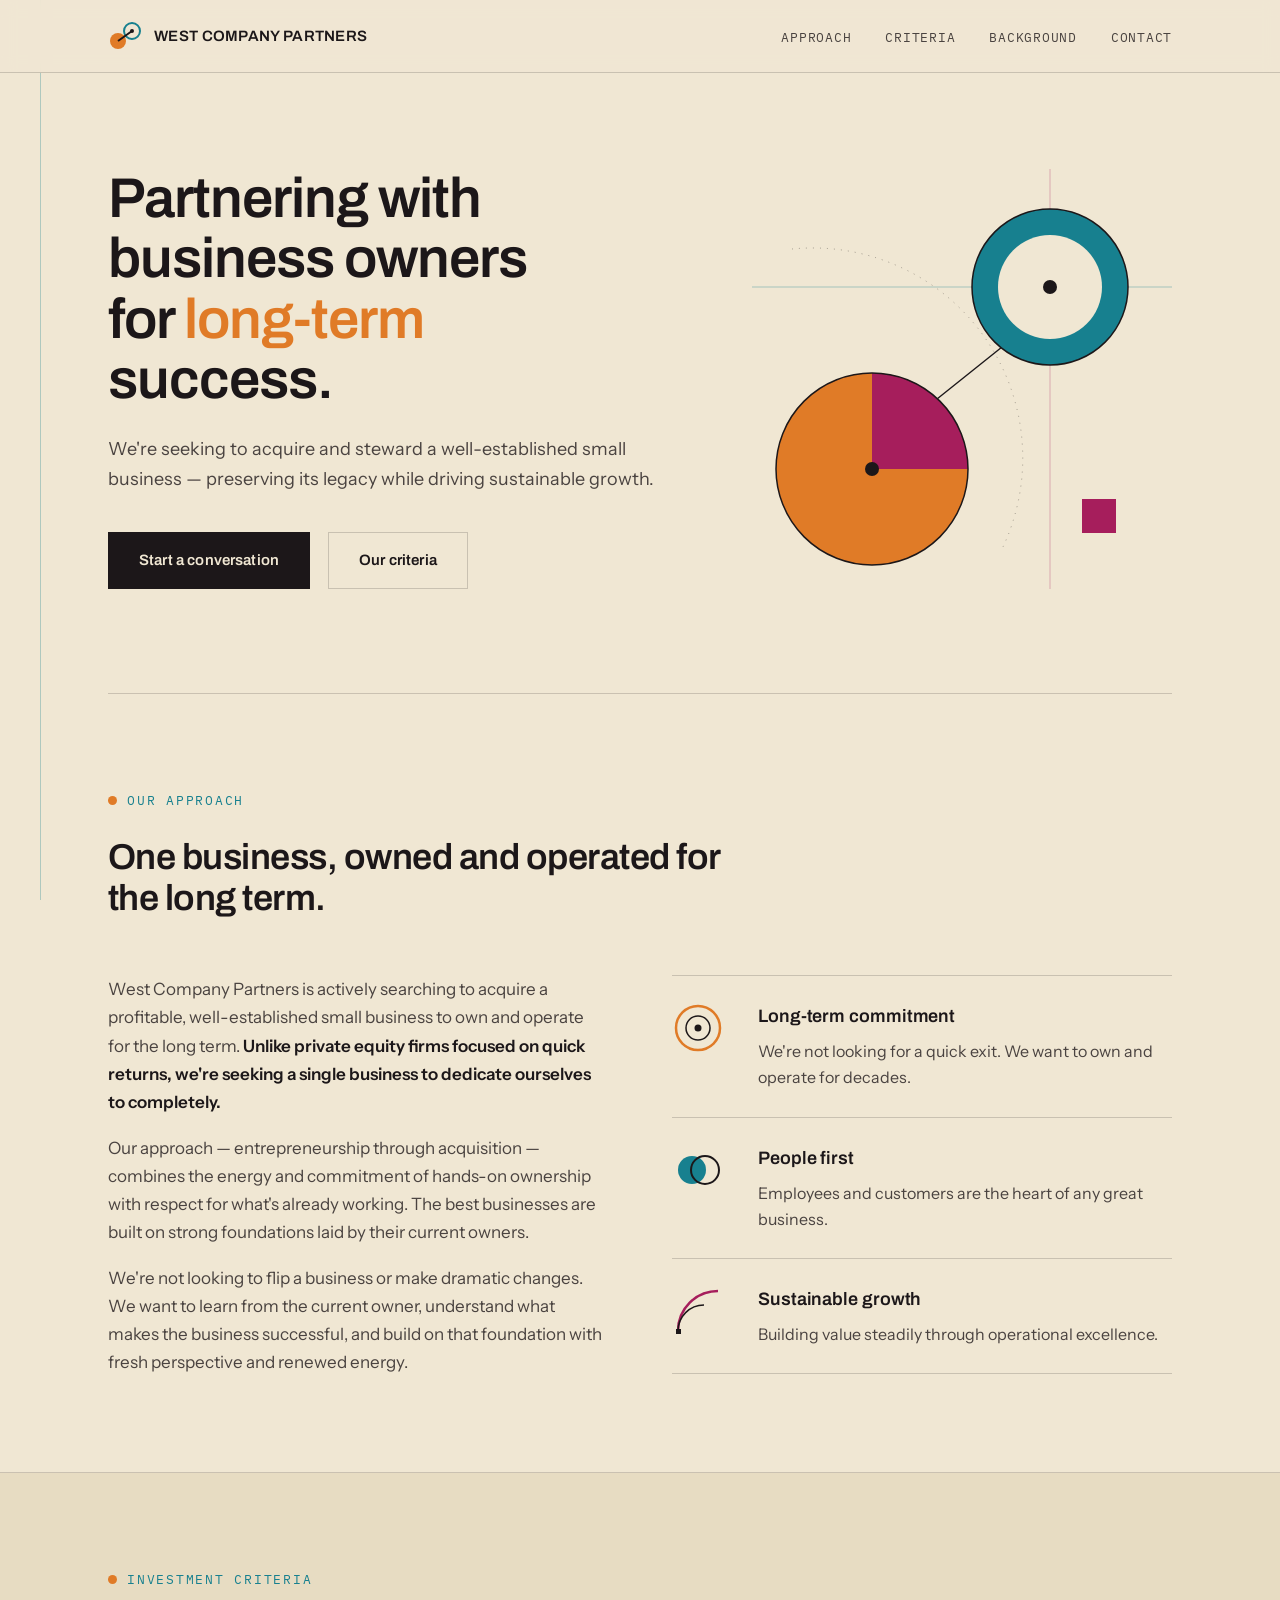
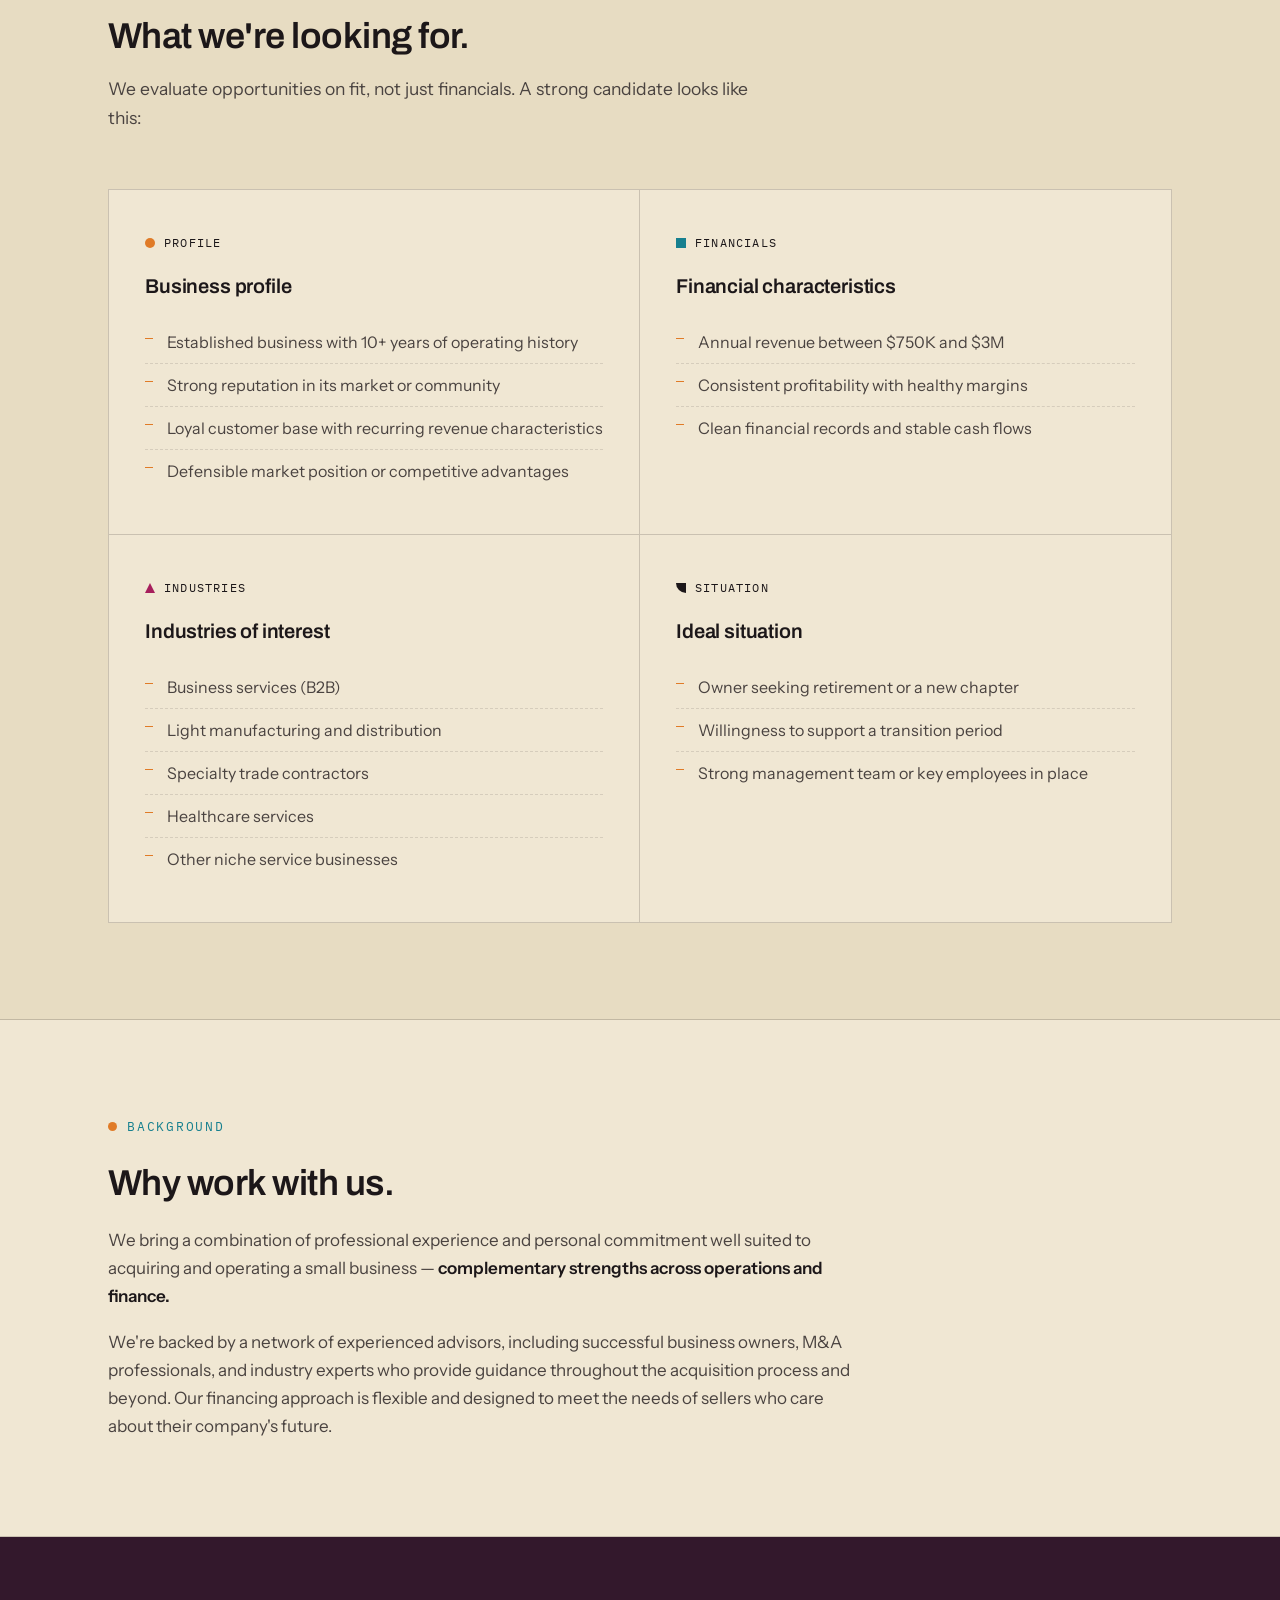
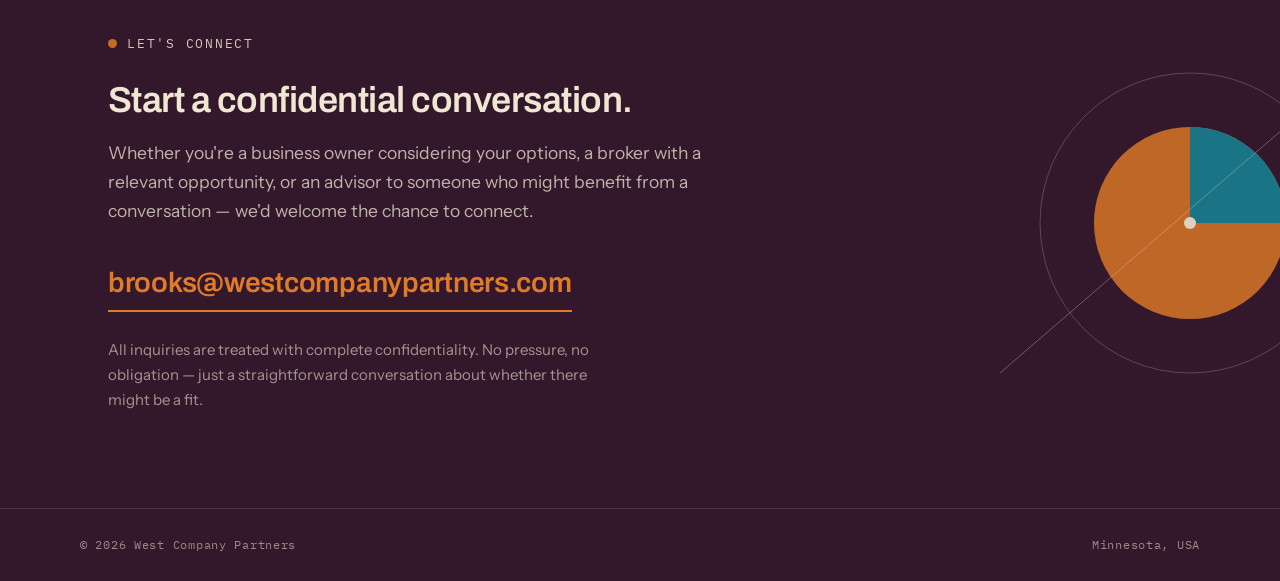
<file: index.html>
<!DOCTYPE html>
<html lang="en">
<head>
<meta charset="UTF-8">
<meta name="viewport" content="width=device-width, initial-scale=1.0">
<title>West Company Partners | Acquiring &amp; Growing Small Businesses</title>
<meta name="description" content="West Company Partners is an entrepreneurship through acquisition (ETA) firm seeking to acquire and grow a well-established small business.">
<link rel="preconnect" href="https://fonts.googleapis.com">
<link rel="preconnect" href="https://fonts.gstatic.com" crossorigin>
<link href="https://fonts.googleapis.com/css2?family=Archivo:wght@500;600;700&family=Instrument+Sans:wght@400;500;600&family=IBM+Plex+Mono:wght@400;500&display=swap" rel="stylesheet">
<style>
  :root{
    --paper:#F0E7D3;
    --paper-deep:#E7DCC2;
    --ink:#1C1719;
    --ink-soft:#4A4340;
    --orange:#E07B27;
    --teal:#17808F;
    --magenta:#A61E5C;
    --plum:#33182C;
    --hairline:rgba(28,23,25,.18);
    --hairline-teal:rgba(23,128,143,.30);
    --display:'Archivo',sans-serif;
    --body:'Instrument Sans',sans-serif;
    --mono:'IBM Plex Mono',monospace;
  }
  *{margin:0;padding:0;box-sizing:border-box}
  html{scroll-behavior:smooth}
  @media (prefers-reduced-motion:reduce){
    html{scroll-behavior:auto}
    *,*::before,*::after{animation:none!important;transition:none!important}
  }
  body{
    background:var(--paper);
    color:var(--ink);
    font-family:var(--body);
    font-size:17px;
    line-height:1.65;
    -webkit-font-smoothing:antialiased;
  }
  ::selection{background:var(--orange);color:var(--paper)}

  /* faint vertical construction line, echoing the drafting lines in the artwork */
  body::before{
    content:"";
    position:fixed;
    top:0;bottom:0;
    left:max(28px, calc((100vw - 1120px)/2 - 40px));
    width:1px;
    background:var(--hairline-teal);
    pointer-events:none;
    z-index:0;
  }

  .wrap{max-width:1120px;margin:0 auto;padding:0 28px;position:relative;z-index:1}

  a{color:inherit}
  a:focus-visible,button:focus-visible{outline:2px solid var(--teal);outline-offset:3px}

  /* ---------- Nav ---------- */
  header{
    border-bottom:1px solid var(--hairline);
    position:sticky;top:0;z-index:50;
    background:rgba(240,231,211,.92);
    backdrop-filter:blur(8px);
  }
  .nav{
    display:flex;align-items:center;justify-content:space-between;
    height:72px;
  }
  .mark{
    display:flex;align-items:center;gap:12px;
    text-decoration:none;
  }
  .mark svg{display:block}
  .mark-name{
    font-family:var(--display);
    font-weight:600;font-size:15px;letter-spacing:.02em;
    text-transform:uppercase;
  }
  nav ul{display:flex;gap:34px;list-style:none}
  nav a{
    text-decoration:none;
    font-family:var(--mono);
    font-size:12.5px;letter-spacing:.06em;text-transform:uppercase;
    color:var(--ink-soft);
    padding:4px 0;
    border-bottom:1px solid transparent;
    transition:color .18s,border-color .18s;
  }
  nav a:hover{color:var(--ink);border-bottom-color:var(--orange)}
  @media(max-width:760px){nav ul{display:none}}

  /* ---------- Hero ---------- */
  .hero{
    display:grid;
    grid-template-columns:minmax(0,7fr) minmax(0,5fr);
    gap:56px;
    align-items:center;
    padding:96px 0 104px;
    border-bottom:1px solid var(--hairline);
  }
  .eyebrow{
    font-family:var(--mono);
    font-size:12.5px;letter-spacing:.14em;text-transform:uppercase;
    color:var(--teal);
    display:flex;align-items:center;gap:10px;
    margin-bottom:26px;
  }
  .eyebrow::before{content:"";width:9px;height:9px;background:var(--orange);border-radius:50%;flex:none}
  h1{
    font-family:var(--display);
    font-weight:600;
    font-size:clamp(34px,4.6vw,56px);
    line-height:1.08;
    letter-spacing:-.018em;
    max-width:15ch;
  }
  h1 em{font-style:normal;color:var(--orange)}
  .hero p{
    margin-top:24px;
    max-width:46ch;
    font-size:18px;
    color:var(--ink-soft);
  }
  .cta-row{margin-top:38px;display:flex;gap:18px;align-items:center;flex-wrap:wrap}
  .btn{
    display:inline-block;
    font-family:var(--display);font-weight:600;font-size:15px;letter-spacing:.01em;
    text-decoration:none;
    background:var(--ink);color:var(--paper);
    padding:15px 30px;
    border:1px solid var(--ink);
    transition:background .18s,color .18s;
  }
  .btn:hover{background:var(--orange);border-color:var(--orange);color:var(--ink)}
  .btn-ghost{
    background:transparent;color:var(--ink);
    border:1px solid var(--hairline);
  }
  .btn-ghost:hover{background:transparent;border-color:var(--ink);color:var(--ink)}

  .hero-art{justify-self:end;width:100%;max-width:420px}
  .hero-art svg{width:100%;height:auto;display:block}
  @media(max-width:860px){
    .hero{grid-template-columns:1fr;padding:64px 0 72px;gap:44px}
    .hero-art{max-width:300px;justify-self:start}
  }

  .fade{opacity:0;transform:translateY(14px);animation:rise .7s ease forwards}
  .fade.d1{animation-delay:.08s}.fade.d2{animation-delay:.16s}.fade.d3{animation-delay:.26s}
  @keyframes rise{to{opacity:1;transform:none}}

  /* ---------- Sections ---------- */
  section{padding:96px 0;border-bottom:1px solid var(--hairline)}
  @media(max-width:760px){section{padding:64px 0}}
  .sec-head{margin-bottom:56px;max-width:640px}
  h2{
    font-family:var(--display);font-weight:600;
    font-size:clamp(26px,3vw,36px);
    line-height:1.15;letter-spacing:-.014em;
    margin-top:14px;
  }
  .lede{margin-top:18px;color:var(--ink-soft);font-size:17.5px}

  /* Approach */
  .approach-grid{
    display:grid;grid-template-columns:1fr 1fr;gap:64px;align-items:start;
  }
  @media(max-width:860px){.approach-grid{grid-template-columns:1fr;gap:40px}}
  .approach-copy p+p{margin-top:18px}
  .approach-copy{color:var(--ink-soft)}
  .approach-copy strong{color:var(--ink);font-weight:600}

  .values{display:flex;flex-direction:column;gap:0;border-top:1px solid var(--hairline)}
  .value{
    display:grid;grid-template-columns:64px 1fr;gap:22px;
    padding:26px 0;border-bottom:1px solid var(--hairline);
    align-items:start;
  }
  .value h3{
    font-family:var(--display);font-weight:600;font-size:18px;letter-spacing:-.005em;
  }
  .value p{margin-top:6px;color:var(--ink-soft);font-size:16px}
  .glyph{width:52px;height:52px;flex:none}
  .glyph svg{width:100%;height:100%;display:block}

  /* Criteria */
  .criteria{background:var(--paper-deep)}
  .cards{
    display:grid;grid-template-columns:repeat(2,1fr);gap:0;
    border:1px solid var(--hairline);
    background:var(--paper);
  }
  @media(max-width:760px){.cards{grid-template-columns:1fr}}
  .card{
    padding:38px 36px 42px;
    border-right:1px solid var(--hairline);
    border-bottom:1px solid var(--hairline);
  }
  .card:nth-child(2n){border-right:none}
  .card:nth-last-child(-n+2){border-bottom:none}
  @media(max-width:760px){
    .card{border-right:none}
    .card:nth-last-child(2){border-bottom:1px solid var(--hairline)}
  }
  .card-tag{
    font-family:var(--mono);font-size:12px;letter-spacing:.1em;text-transform:uppercase;
    display:inline-flex;align-items:center;gap:9px;
  }
  .card-tag .chip{width:10px;height:10px;flex:none}
  .card h3{
    font-family:var(--display);font-weight:600;font-size:20px;
    margin-top:14px;letter-spacing:-.008em;
  }
  .card ul{list-style:none;margin-top:18px}
  .card li{
    padding:9px 0 9px 22px;position:relative;
    color:var(--ink-soft);font-size:16px;line-height:1.5;
    border-bottom:1px dashed rgba(28,23,25,.12);
  }
  .card li:last-child{border-bottom:none}
  .card li::before{
    content:"";position:absolute;left:0;top:17px;
    width:8px;height:1.5px;background:var(--orange);
  }

  /* Background */
  .bg-grid{display:grid;grid-template-columns:1fr;gap:64px;align-items:start;max-width:760px}
  @media(max-width:860px){.bg-grid{gap:40px}}
  .bg-copy p{color:var(--ink-soft)}
  .bg-copy p+p{margin-top:18px}
  .bg-copy strong{color:var(--ink);font-weight:600}
  .principals{border-top:2px solid var(--ink)}
  .principal{padding:26px 0;border-bottom:1px solid var(--hairline)}
  .principal .role{
    font-family:var(--mono);font-size:12px;letter-spacing:.1em;text-transform:uppercase;color:var(--teal);
  }
  .principal h3{font-family:var(--display);font-weight:600;font-size:19px;margin-top:8px}
  .principal p{margin-top:8px;color:var(--ink-soft);font-size:16px}

  /* Contact */
  .contact{
    background:var(--plum);color:var(--paper);
    border-bottom:none;
    position:relative;overflow:hidden;
  }
  .contact .eyebrow{color:var(--paper);opacity:.85}
  .contact h2{color:var(--paper)}
  .contact .lede{color:rgba(240,231,211,.75)}
  .contact-inner{position:relative;z-index:1;max-width:620px}
  .email{
    display:inline-block;margin-top:34px;
    font-family:var(--display);font-weight:600;
    font-size:clamp(20px,2.6vw,28px);letter-spacing:-.01em;
    color:var(--orange);text-decoration:none;
    border-bottom:2px solid var(--orange);
    padding-bottom:4px;
    transition:color .18s,border-color .18s;
  }
  .email:hover{color:var(--paper);border-color:var(--paper)}
  .contact-note{
    margin-top:26px;font-size:15px;color:rgba(240,231,211,.6);max-width:52ch;
  }
  .contact-geo{
    position:absolute;right:-60px;top:50%;transform:translateY(-50%);
    width:380px;opacity:.9;pointer-events:none;
  }
  @media(max-width:900px){.contact-geo{display:none}}

  footer{
    background:var(--plum);color:rgba(240,231,211,.55);
    border-top:1px solid rgba(240,231,211,.15);
  }
  .foot{
    display:flex;justify-content:space-between;align-items:center;
    padding:26px 0;flex-wrap:wrap;gap:12px;
    font-family:var(--mono);font-size:12px;letter-spacing:.06em;
  }
</style>
</head>
<body>

<header>
  <div class="wrap nav">
    <a class="mark" href="#top" aria-label="West Company Partners home">
      <!-- geometric W mark: two circles + connecting stroke, echoing the wheel motif -->
      <svg width="34" height="34" viewBox="0 0 34 34" fill="none" aria-hidden="true">
        <circle cx="10" cy="22" r="8" fill="#E07B27"/>
        <circle cx="24" cy="12" r="8" fill="none" stroke="#17808F" stroke-width="2"/>
        <line x1="10" y1="22" x2="24" y2="12" stroke="#1C1719" stroke-width="2"/>
        <circle cx="24" cy="12" r="2" fill="#1C1719"/>
      </svg>
      <span class="mark-name">West Company Partners</span>
    </a>
    <nav aria-label="Primary">
      <ul>
        <li><a href="#about">Approach</a></li>
        <li><a href="#criteria">Criteria</a></li>
        <li><a href="#background">Background</a></li>
        <li><a href="#contact">Contact</a></li>
      </ul>
    </nav>
  </div>
</header>

<main id="top">

  <!-- ================= HERO ================= -->
  <div class="wrap">
    <div class="hero">
      <div>
        <h1 class="fade d1">Partnering with business owners for <em>long-term</em> success.</h1>
        <p class="fade d2">We're seeking to acquire and steward a well-established small business — preserving its legacy while driving sustainable growth.</p>
        <div class="cta-row fade d3">
          <a class="btn" href="#contact">Start a conversation</a>
          <a class="btn btn-ghost" href="#criteria">Our criteria</a>
        </div>
      </div>

      <!-- Signature composition: two wheels joined by a diagonal — transition, forward motion -->
      <div class="hero-art fade d2" aria-hidden="true">
        <svg viewBox="0 0 420 420" fill="none" xmlns="http://www.w3.org/2000/svg">
          <!-- construction lines -->
          <line x1="0" y1="118" x2="420" y2="118" stroke="rgba(23,128,143,.35)" stroke-width="1"/>
          <line x1="298" y1="0" x2="298" y2="420" stroke="rgba(166,30,92,.3)" stroke-width="1"/>
          <line x1="60" y1="330" x2="360" y2="90" stroke="#1C1719" stroke-width="1.5"/>
          <!-- rear wheel: solid orange with quarter cut -->
          <circle cx="120" cy="300" r="96" fill="#E07B27"/>
          <path d="M120 300 L120 204 A96 96 0 0 1 216 300 Z" fill="#A61E5C"/>
          <circle cx="120" cy="300" r="96" stroke="#1C1719" stroke-width="1.5"/>
          <circle cx="120" cy="300" r="7" fill="#1C1719"/>
          <!-- front wheel: teal ring -->
          <circle cx="298" cy="118" r="78" fill="#17808F"/>
          <circle cx="298" cy="118" r="52" fill="#F0E7D3"/>
          <circle cx="298" cy="118" r="78" stroke="#1C1719" stroke-width="1.5"/>
          <circle cx="298" cy="118" r="7" fill="#1C1719"/>
          <!-- small counterweight square -->
          <rect x="330" y="330" width="34" height="34" fill="#A61E5C"/>
          <!-- arc trace -->
          <path d="M40 80 A 210 210 0 0 1 250 380" stroke="rgba(28,23,25,.35)" stroke-width="1" stroke-dasharray="1 6"/>
        </svg>
      </div>
    </div>
  </div>

  <!-- ================= APPROACH ================= -->
  <section id="about">
    <div class="wrap">
      <div class="sec-head">
        <p class="eyebrow">Our Approach</p>
        <h2>One business, owned and operated for the long term.</h2>
      </div>
      <div class="approach-grid">
        <div class="approach-copy">
          <p>West Company Partners is actively searching to acquire a profitable, well-established small business to own and operate for the long term. <strong>Unlike private equity firms focused on quick returns, we're seeking a single business to dedicate ourselves to completely.</strong></p>
          <p>Our approach — entrepreneurship through acquisition — combines the energy and commitment of hands-on ownership with respect for what's already working. The best businesses are built on strong foundations laid by their current owners.</p>
          <p>We're not looking to flip a business or make dramatic changes. We want to learn from the current owner, understand what makes the business successful, and build on that foundation with fresh perspective and renewed energy.</p>
        </div>
        <div class="values">
          <div class="value">
            <div class="glyph" aria-hidden="true">
              <!-- continuity: concentric circles -->
              <svg viewBox="0 0 52 52" fill="none">
                <circle cx="26" cy="26" r="22" stroke="#E07B27" stroke-width="2.5"/>
                <circle cx="26" cy="26" r="12" stroke="#1C1719" stroke-width="1.5"/>
                <circle cx="26" cy="26" r="3.5" fill="#1C1719"/>
              </svg>
            </div>
            <div>
              <h3>Long-term commitment</h3>
              <p>We're not looking for a quick exit. We want to own and operate for decades.</p>
            </div>
          </div>
          <div class="value">
            <div class="glyph" aria-hidden="true">
              <!-- people: two overlapping circles -->
              <svg viewBox="0 0 52 52" fill="none">
                <circle cx="20" cy="26" r="14" fill="#17808F"/>
                <circle cx="33" cy="26" r="14" fill="none" stroke="#1C1719" stroke-width="2"/>
              </svg>
            </div>
            <div>
              <h3>People first</h3>
              <p>Employees and customers are the heart of any great business.</p>
            </div>
          </div>
          <div class="value">
            <div class="glyph" aria-hidden="true">
              <!-- growth: ascending quarter arcs -->
              <svg viewBox="0 0 52 52" fill="none">
                <path d="M6 46 A 40 40 0 0 1 46 6" stroke="#A61E5C" stroke-width="2.5"/>
                <path d="M6 46 A 26 26 0 0 1 32 20" stroke="#1C1719" stroke-width="1.5"/>
                <rect x="4" y="44" width="5" height="5" fill="#1C1719"/>
              </svg>
            </div>
            <div>
              <h3>Sustainable growth</h3>
              <p>Building value steadily through operational excellence.</p>
            </div>
          </div>
        </div>
      </div>
    </div>
  </section>

  <!-- ================= CRITERIA ================= -->
  <section id="criteria" class="criteria">
    <div class="wrap">
      <div class="sec-head">
        <p class="eyebrow">Investment Criteria</p>
        <h2>What we're looking for.</h2>
        <p class="lede">We evaluate opportunities on fit, not just financials. A strong candidate looks like this:</p>
      </div>
      <div class="cards">
        <div class="card">
          <span class="card-tag"><svg class="chip" viewBox="0 0 10 10" aria-hidden="true"><circle cx="5" cy="5" r="5" fill="#E07B27"/></svg>Profile</span>
          <h3>Business profile</h3>
          <ul>
            <li>Established business with 10+ years of operating history</li>
            <li>Strong reputation in its market or community</li>
            <li>Loyal customer base with recurring revenue characteristics</li>
            <li>Defensible market position or competitive advantages</li>
          </ul>
        </div>
        <div class="card">
          <span class="card-tag"><svg class="chip" viewBox="0 0 10 10" aria-hidden="true"><rect width="10" height="10" fill="#17808F"/></svg>Financials</span>
          <h3>Financial characteristics</h3>
          <ul>
            <li>Annual revenue between $750K and $3M</li>
            <li>Consistent profitability with healthy margins</li>
            <li>Clean financial records and stable cash flows</li>
          </ul>
        </div>
        <div class="card">
          <span class="card-tag"><svg class="chip" viewBox="0 0 10 10" aria-hidden="true"><path d="M0 10 L5 0 L10 10 Z" fill="#A61E5C"/></svg>Industries</span>
          <h3>Industries of interest</h3>
          <ul>
            <li>Business services (B2B)</li>
            <li>Light manufacturing and distribution</li>
            <li>Specialty trade contractors</li>
            <li>Healthcare services</li>
            <li>Other niche service businesses</li>
          </ul>
        </div>
        <div class="card">
          <span class="card-tag"><svg class="chip" viewBox="0 0 10 10" aria-hidden="true"><path d="M0 0 H10 V10 A10 10 0 0 1 0 0 Z" fill="#1C1719"/></svg>Situation</span>
          <h3>Ideal situation</h3>
          <ul>
            <li>Owner seeking retirement or a new chapter</li>
            <li>Willingness to support a transition period</li>
            <li>Strong management team or key employees in place</li>
          </ul>
        </div>
      </div>
    </div>
  </section>

  <!-- ================= BACKGROUND ================= -->
  <section id="background">
    <div class="wrap">
      <div class="bg-grid">
        <div>
          <p class="eyebrow">Background</p>
          <h2>Why work with us.</h2>
          <div class="bg-copy" style="margin-top:22px">
            <p>We bring a combination of professional experience and personal commitment well suited to acquiring and operating a small business — <strong>complementary strengths across operations and finance.</strong></p>
            <p>We're backed by a network of experienced advisors, including successful business owners, M&amp;A professionals, and industry experts who provide guidance throughout the acquisition process and beyond. Our financing approach is flexible and designed to meet the needs of sellers who care about their company's future.</p>
          </div>
        </div>
      </div>
    </div>
  </section>

  <!-- ================= CONTACT ================= -->
  <section id="contact" class="contact">
    <div class="wrap">
      <div class="contact-inner">
        <p class="eyebrow">Let's Connect</p>
        <h2>Start a confidential conversation.</h2>
        <p class="lede">Whether you're a business owner considering your options, a broker with a relevant opportunity, or an advisor to someone who might benefit from a conversation — we'd welcome the chance to connect.</p>
        <a class="email" href="mailto:brooks@westcompanypartners.com">brooks@westcompanypartners.com</a>
        <p class="contact-note">All inquiries are treated with complete confidentiality. No pressure, no obligation — just a straightforward conversation about whether there might be a fit.</p>
      </div>
    </div>
    <svg class="contact-geo" viewBox="0 0 380 380" fill="none" aria-hidden="true">
      <circle cx="230" cy="190" r="150" stroke="rgba(240,231,211,.25)" stroke-width="1"/>
      <circle cx="230" cy="190" r="96" fill="#E07B27" opacity=".9"/>
      <path d="M230 190 L230 94 A96 96 0 0 1 326 190 Z" fill="#17808F"/>
      <circle cx="230" cy="190" r="6" fill="#F0E7D3"/>
      <line x1="40" y1="340" x2="330" y2="90" stroke="rgba(240,231,211,.35)" stroke-width="1"/>
    </svg>
  </section>

</main>

<footer>
  <div class="wrap foot">
    <span>© 2026 West Company Partners</span>
    <span>Minnesota, USA</span>
  </div>
</footer>

</body>
</html>
</file>
